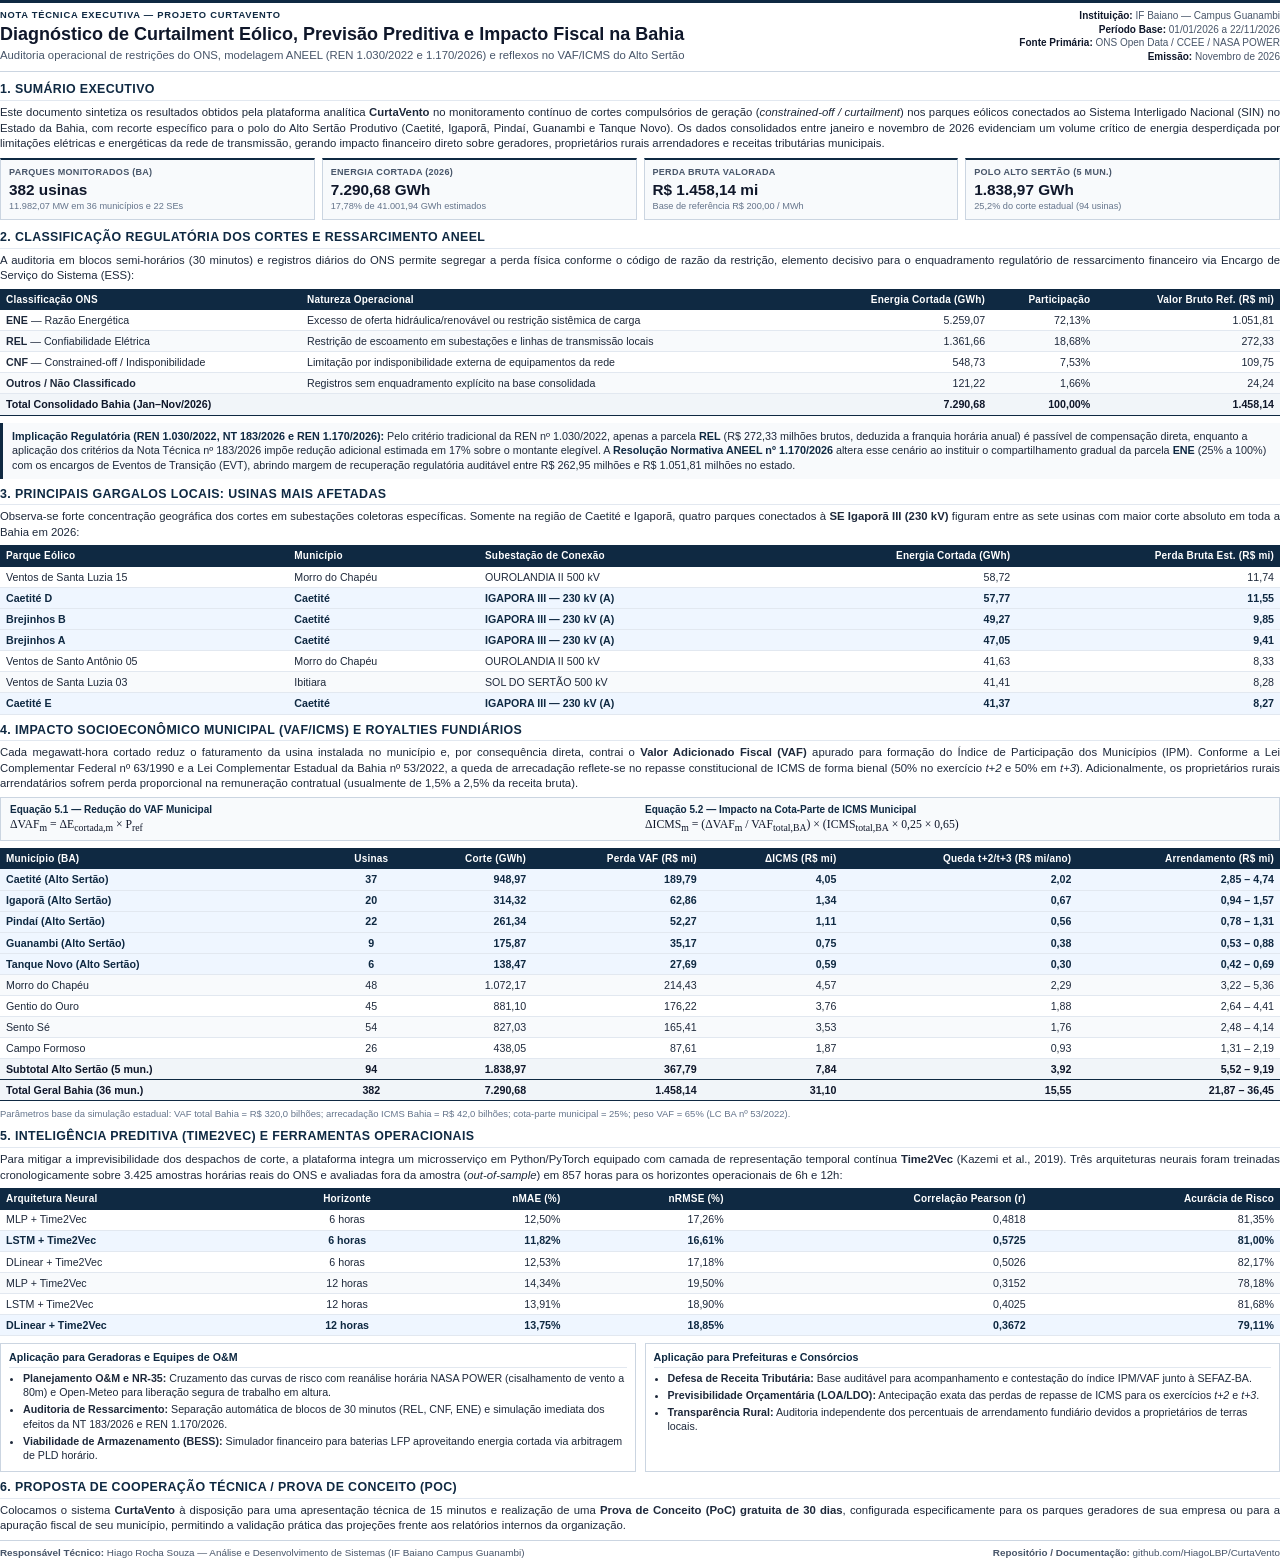
<file: docs/Relatorio_Executivo_CurtaVento_2026.html>
<!DOCTYPE html>
<html lang="pt-BR">
<head>
<meta charset="UTF-8">
<title>Nota Técnica e Relatório Executivo — CurtaVento (2026)</title>
<style>
  @page {
    size: A4;
    margin: 9mm 13mm 9mm 13mm;
  }

  * {
    box-sizing: border-box;
    margin: 0;
    padding: 0;
  }

  body {
    font-family: "Segoe UI", "Liberation Sans", Arial, sans-serif;
    color: #1E293B;
    font-size: 8.5pt;
    line-height: 1.36;
    background: #FFFFFF;
    font-variant-numeric: tabular-nums;
  }

  .page-break {
    page-break-before: always;
  }

  .header {
    border-top: 3.5px solid #0F2942;
    border-bottom: 1px solid #CBD5E1;
    padding: 6px 0 8px 0;
    margin-bottom: 9px;
    display: flex;
    justify-content: space-between;
    align-items: flex-end;
    gap: 14px;
  }

  .header-left {
    flex: 1;
  }

  .doc-tag {
    font-size: 7pt;
    font-weight: 700;
    letter-spacing: 0.08em;
    text-transform: uppercase;
    color: #0F2942;
    margin-bottom: 2px;
  }

  h1 {
    font-size: 13.5pt;
    font-weight: 700;
    color: #0F172A;
    line-height: 1.18;
    margin-bottom: 3px;
  }

  .subtitle {
    font-size: 8.5pt;
    color: #475569;
    font-weight: 400;
  }

  .header-meta {
    text-align: right;
    font-size: 7.5pt;
    color: #475569;
    line-height: 1.35;
    white-space: nowrap;
  }

  .header-meta strong {
    color: #0F172A;
  }

  h2 {
    font-size: 9.3pt;
    font-weight: 700;
    color: #0F2942;
    text-transform: uppercase;
    letter-spacing: 0.03em;
    border-bottom: 1.5px solid #E2E8F0;
    padding-bottom: 2px;
    margin-top: 7px;
    margin-bottom: 4px;
  }

  p {
    margin-bottom: 5px;
    text-align: justify;
  }

  .kpi-grid {
    display: grid;
    grid-template-columns: repeat(4, 1fr);
    gap: 7px;
    margin: 7px 0 9px 0;
  }

  .kpi-card {
    border: 1px solid #CBD5E1;
    border-top: 2.5px solid #0F2942;
    padding: 6px 8px;
    background: #F8FAFC;
    break-inside: avoid;
  }

  .kpi-label {
    font-size: 6.8pt;
    font-weight: 600;
    text-transform: uppercase;
    color: #475569;
    letter-spacing: 0.03em;
    margin-bottom: 2px;
  }

  .kpi-value {
    font-size: 11.5pt;
    font-weight: 700;
    color: #0F172A;
    line-height: 1.15;
    margin-bottom: 2px;
  }

  .kpi-sub {
    font-size: 6.9pt;
    color: #64748B;
  }

  table {
    width: 100%;
    border-collapse: collapse;
    margin: 5px 0 7px 0;
    font-size: 8pt;
    break-inside: avoid;
  }

  th {
    background: #0F2942;
    color: #FFFFFF;
    font-weight: 600;
    text-align: left;
    padding: 4px 6px;
    font-size: 7.5pt;
    letter-spacing: 0.02em;
  }

  td {
    padding: 2.8px 6px;
    border-bottom: 1px solid #E2E8F0;
    color: #1E293B;
  }

  tr:nth-child(even) td {
    background: #F8FAFC;
  }

  tr.highlight td {
    background: #EFF6FF;
    font-weight: 600;
    color: #0F2942;
  }

  tr.total-row td {
    border-top: 1.5px solid #0F2942;
    border-bottom: 1.5px solid #0F2942;
    background: #F1F5F9;
    font-weight: 700;
    color: #0F172A;
  }

  .num {
    text-align: right;
  }

  .center {
    text-align: center;
  }

  .callout {
    border-left: 3px solid #0F2942;
    background: #F8FAFC;
    padding: 6px 9px;
    margin: 6px 0;
    font-size: 8.1pt;
    break-inside: avoid;
  }

  .callout strong {
    color: #0F2942;
  }

  .formula-box {
    border: 1px solid #CBD5E1;
    background: #F8FAFC;
    padding: 5px 9px;
    margin: 5px 0 7px 0;
    font-size: 8pt;
    display: grid;
    grid-template-columns: 1fr 1fr;
    gap: 10px;
    break-inside: avoid;
  }

  .formula-item strong {
    display: block;
    color: #0F2942;
    margin-bottom: 1px;
    font-size: 7.5pt;
  }

  .formula-code {
    font-family: "Cambria Math", "Times New Roman", serif;
    font-size: 8.8pt;
    color: #0F172A;
  }

  .two-col {
    display: grid;
    grid-template-columns: 1fr 1fr;
    gap: 9px;
    margin-top: 5px;
  }

  .box {
    border: 1px solid #CBD5E1;
    padding: 6px 8px;
    break-inside: avoid;
    font-size: 8pt;
  }

  .box-title {
    font-size: 8pt;
    font-weight: 700;
    color: #0F2942;
    margin-bottom: 3px;
    border-bottom: 1px solid #E2E8F0;
    padding-bottom: 2px;
  }

  ul {
    padding-left: 14px;
    margin: 2px 0;
  }

  li {
    margin-bottom: 2.5px;
  }

  .note {
    font-size: 7.1pt;
    color: #64748B;
    margin-top: 1px;
    margin-bottom: 5px;
  }

  .footer {
    margin-top: 6px;
    border-top: 1px solid #CBD5E1;
    padding-top: 5px;
    display: flex;
    justify-content: space-between;
    font-size: 7.4pt;
    color: #475569;
    break-inside: avoid;
  }
</style>
</head>
<body>

  <div class="header">
    <div class="header-left">
      <div class="doc-tag">Nota Técnica Executiva &mdash; Projeto CurtaVento</div>
      <h1>Diagnóstico de Curtailment Eólico, Previsão Preditiva e Impacto Fiscal na Bahia</h1>
      <div class="subtitle">Auditoria operacional de restrições do ONS, modelagem ANEEL (REN 1.030/2022 e 1.170/2026) e reflexos no VAF/ICMS do Alto Sertão</div>
    </div>
    <div class="header-meta">
      <strong>Instituição:</strong> IF Baiano &mdash; Campus Guanambi<br>
      <strong>Período Base:</strong> 01/01/2026 a 22/11/2026<br>
      <strong>Fonte Primária:</strong> ONS Open Data / CCEE / NASA POWER<br>
      <strong>Emissão:</strong> Novembro de 2026
    </div>
  </div>

  <h2>1. Sumário Executivo</h2>
  <p>
    Este documento sintetiza os resultados obtidos pela plataforma analítica <strong>CurtaVento</strong> no monitoramento contínuo de cortes compulsórios de geração (<em>constrained-off / curtailment</em>) nos parques eólicos conectados ao Sistema Interligado Nacional (SIN) no Estado da Bahia, com recorte específico para o polo do Alto Sertão Produtivo (Caetité, Igaporã, Pindaí, Guanambi e Tanque Novo). Os dados consolidados entre janeiro e novembro de 2026 evidenciam um volume crítico de energia desperdiçada por limitações elétricas e energéticas da rede de transmissão, gerando impacto financeiro direto sobre geradores, proprietários rurais arrendadores e receitas tributárias municipais.
  </p>

  <div class="kpi-grid">
    <div class="kpi-card">
      <div class="kpi-label">Parques Monitorados (BA)</div>
      <div class="kpi-value">382 usinas</div>
      <div class="kpi-sub">11.982,07 MW em 36 municípios e 22 SEs</div>
    </div>
    <div class="kpi-card">
      <div class="kpi-label">Energia Cortada (2026)</div>
      <div class="kpi-value">7.290,68 GWh</div>
      <div class="kpi-sub">17,78% de 41.001,94 GWh estimados</div>
    </div>
    <div class="kpi-card">
      <div class="kpi-label">Perda Bruta Valorada</div>
      <div class="kpi-value">R$ 1.458,14 mi</div>
      <div class="kpi-sub">Base de referência R$ 200,00 / MWh</div>
    </div>
    <div class="kpi-card">
      <div class="kpi-label">Polo Alto Sertão (5 mun.)</div>
      <div class="kpi-value">1.838,97 GWh</div>
      <div class="kpi-sub">25,2% do corte estadual (94 usinas)</div>
    </div>
  </div>

  <h2>2. Classificação Regulatória dos Cortes e Ressarcimento ANEEL</h2>
  <p>
    A auditoria em blocos semi-horários (30 minutos) e registros diários do ONS permite segregar a perda física conforme o código de razão da restrição, elemento decisivo para o enquadramento regulatório de ressarcimento financeiro via Encargo de Serviço do Sistema (ESS):
  </p>

  <table>
    <thead>
      <tr>
        <th>Classificação ONS</th>
        <th>Natureza Operacional</th>
        <th class="num">Energia Cortada (GWh)</th>
        <th class="num">Participação</th>
        <th class="num">Valor Bruto Ref. (R$ mi)</th>
      </tr>
    </thead>
    <tbody>
      <tr>
        <td><strong>ENE</strong> &mdash; Razão Energética</td>
        <td>Excesso de oferta hidráulica/renovável ou restrição sistêmica de carga</td>
        <td class="num">5.259,07</td>
        <td class="num">72,13%</td>
        <td class="num">1.051,81</td>
      </tr>
      <tr>
        <td><strong>REL</strong> &mdash; Confiabilidade Elétrica</td>
        <td>Restrição de escoamento em subestações e linhas de transmissão locais</td>
        <td class="num">1.361,66</td>
        <td class="num">18,68%</td>
        <td class="num">272,33</td>
      </tr>
      <tr>
        <td><strong>CNF</strong> &mdash; Constrained-off / Indisponibilidade</td>
        <td>Limitação por indisponibilidade externa de equipamentos da rede</td>
        <td class="num">548,73</td>
        <td class="num">7,53%</td>
        <td class="num">109,75</td>
      </tr>
      <tr>
        <td><strong>Outros / Não Classificado</strong></td>
        <td>Registros sem enquadramento explícito na base consolidada</td>
        <td class="num">121,22</td>
        <td class="num">1,66%</td>
        <td class="num">24,24</td>
      </tr>
      <tr class="total-row">
        <td colspan="2">Total Consolidado Bahia (Jan&ndash;Nov/2026)</td>
        <td class="num">7.290,68</td>
        <td class="num">100,00%</td>
        <td class="num">1.458,14</td>
      </tr>
    </tbody>
  </table>

  <div class="callout">
    <strong>Implicação Regulatória (REN 1.030/2022, NT 183/2026 e REN 1.170/2026):</strong> Pelo critério tradicional da REN nº 1.030/2022, apenas a parcela <strong>REL</strong> (R$ 272,33 milhões brutos, deduzida a franquia horária anual) é passível de compensação direta, enquanto a aplicação dos critérios da Nota Técnica nº 183/2026 impõe redução adicional estimada em 17% sobre o montante elegível. A <strong>Resolução Normativa ANEEL nº 1.170/2026</strong> altera esse cenário ao instituir o compartilhamento gradual da parcela <strong>ENE</strong> (25% a 100%) com os encargos de Eventos de Transição (EVT), abrindo margem de recuperação regulatória auditável entre R$ 262,95 milhões e R$ 1.051,81 milhões no estado.
  </div>

  <h2>3. Principais Gargalos Locais: Usinas Mais Afetadas</h2>
  <p>
    Observa-se forte concentração geográfica dos cortes em subestações coletoras específicas. Somente na região de Caetité e Igaporã, quatro parques conectados à <strong>SE Igaporã III (230 kV)</strong> figuram entre as sete usinas com maior corte absoluto em toda a Bahia em 2026:
  </p>

  <table>
    <thead>
      <tr>
        <th>Parque Eólico</th>
        <th>Município</th>
        <th>Subestação de Conexão</th>
        <th class="num">Energia Cortada (GWh)</th>
        <th class="num">Perda Bruta Est. (R$ mi)</th>
      </tr>
    </thead>
    <tbody>
      <tr>
        <td>Ventos de Santa Luzia 15</td>
        <td>Morro do Chapéu</td>
        <td>OUROLANDIA II 500 kV</td>
        <td class="num">58,72</td>
        <td class="num">11,74</td>
      </tr>
      <tr class="highlight">
        <td>Caetité D</td>
        <td>Caetité</td>
        <td>IGAPORA III &mdash; 230 kV (A)</td>
        <td class="num">57,77</td>
        <td class="num">11,55</td>
      </tr>
      <tr class="highlight">
        <td>Brejinhos B</td>
        <td>Caetité</td>
        <td>IGAPORA III &mdash; 230 kV (A)</td>
        <td class="num">49,27</td>
        <td class="num">9,85</td>
      </tr>
      <tr class="highlight">
        <td>Brejinhos A</td>
        <td>Caetité</td>
        <td>IGAPORA III &mdash; 230 kV (A)</td>
        <td class="num">47,05</td>
        <td class="num">9,41</td>
      </tr>
      <tr>
        <td>Ventos de Santo Antônio 05</td>
        <td>Morro do Chapéu</td>
        <td>OUROLANDIA II 500 kV</td>
        <td class="num">41,63</td>
        <td class="num">8,33</td>
      </tr>
      <tr>
        <td>Ventos de Santa Luzia 03</td>
        <td>Ibitiara</td>
        <td>SOL DO SERTÃO 500 kV</td>
        <td class="num">41,41</td>
        <td class="num">8,28</td>
      </tr>
      <tr class="highlight">
        <td>Caetité E</td>
        <td>Caetité</td>
        <td>IGAPORA III &mdash; 230 kV (A)</td>
        <td class="num">41,37</td>
        <td class="num">8,27</td>
      </tr>
    </tbody>
  </table>

  <div class="page-break"></div>

  <h2>4. Impacto Socioeconômico Municipal (VAF/ICMS) e Royalties Fundiários</h2>
  <p>
    Cada megawatt-hora cortado reduz o faturamento da usina instalada no município e, por consequência direta, contrai o <strong>Valor Adicionado Fiscal (VAF)</strong> apurado para formação do Índice de Participação dos Municípios (IPM). Conforme a Lei Complementar Federal nº 63/1990 e a Lei Complementar Estadual da Bahia nº 53/2022, a queda de arrecadação reflete-se no repasse constitucional de ICMS de forma bienal (50% no exercício <em>t+2</em> e 50% em <em>t+3</em>). Adicionalmente, os proprietários rurais arrendatários sofrem perda proporcional na remuneração contratual (usualmente de 1,5% a 2,5% da receita bruta).
  </p>

  <div class="formula-box">
    <div class="formula-item">
      <strong>Equação 5.1 &mdash; Redução do VAF Municipal</strong>
      <span class="formula-code">&Delta;VAF<sub>m</sub> = &Delta;E<sub>cortada,m</sub> &times; P<sub>ref</sub></span>
    </div>
    <div class="formula-item">
      <strong>Equação 5.2 &mdash; Impacto na Cota-Parte de ICMS Municipal</strong>
      <span class="formula-code">&Delta;ICMS<sub>m</sub> = (&Delta;VAF<sub>m</sub> / VAF<sub>total,BA</sub>) &times; (ICMS<sub>total,BA</sub> &times; 0,25 &times; 0,65)</span>
    </div>
  </div>

  <table>
    <thead>
      <tr>
        <th style="width: 26%;">Município (BA)</th>
        <th class="center">Usinas</th>
        <th class="num">Corte (GWh)</th>
        <th class="num">Perda VAF (R$ mi)</th>
        <th class="num">&Delta;ICMS (R$ mi)</th>
        <th class="num">Queda t+2/t+3 (R$ mi/ano)</th>
        <th class="num">Arrendamento (R$ mi)</th>
      </tr>
    </thead>
    <tbody>
      <tr class="highlight">
        <td>Caetité (Alto Sertão)</td>
        <td class="center">37</td>
        <td class="num">948,97</td>
        <td class="num">189,79</td>
        <td class="num">4,05</td>
        <td class="num">2,02</td>
        <td class="num">2,85 &ndash; 4,74</td>
      </tr>
      <tr class="highlight">
        <td>Igaporã (Alto Sertão)</td>
        <td class="center">20</td>
        <td class="num">314,32</td>
        <td class="num">62,86</td>
        <td class="num">1,34</td>
        <td class="num">0,67</td>
        <td class="num">0,94 &ndash; 1,57</td>
      </tr>
      <tr class="highlight">
        <td>Pindaí (Alto Sertão)</td>
        <td class="center">22</td>
        <td class="num">261,34</td>
        <td class="num">52,27</td>
        <td class="num">1,11</td>
        <td class="num">0,56</td>
        <td class="num">0,78 &ndash; 1,31</td>
      </tr>
      <tr class="highlight">
        <td>Guanambi (Alto Sertão)</td>
        <td class="center">9</td>
        <td class="num">175,87</td>
        <td class="num">35,17</td>
        <td class="num">0,75</td>
        <td class="num">0,38</td>
        <td class="num">0,53 &ndash; 0,88</td>
      </tr>
      <tr class="highlight">
        <td>Tanque Novo (Alto Sertão)</td>
        <td class="center">6</td>
        <td class="num">138,47</td>
        <td class="num">27,69</td>
        <td class="num">0,59</td>
        <td class="num">0,30</td>
        <td class="num">0,42 &ndash; 0,69</td>
      </tr>
      <tr>
        <td>Morro do Chapéu</td>
        <td class="center">48</td>
        <td class="num">1.072,17</td>
        <td class="num">214,43</td>
        <td class="num">4,57</td>
        <td class="num">2,29</td>
        <td class="num">3,22 &ndash; 5,36</td>
      </tr>
      <tr>
        <td>Gentio do Ouro</td>
        <td class="center">45</td>
        <td class="num">881,10</td>
        <td class="num">176,22</td>
        <td class="num">3,76</td>
        <td class="num">1,88</td>
        <td class="num">2,64 &ndash; 4,41</td>
      </tr>
      <tr>
        <td>Sento Sé</td>
        <td class="center">54</td>
        <td class="num">827,03</td>
        <td class="num">165,41</td>
        <td class="num">3,53</td>
        <td class="num">1,76</td>
        <td class="num">2,48 &ndash; 4,14</td>
      </tr>
      <tr>
        <td>Campo Formoso</td>
        <td class="center">26</td>
        <td class="num">438,05</td>
        <td class="num">87,61</td>
        <td class="num">1,87</td>
        <td class="num">0,93</td>
        <td class="num">1,31 &ndash; 2,19</td>
      </tr>
      <tr class="total-row">
        <td>Subtotal Alto Sertão (5 mun.)</td>
        <td class="center">94</td>
        <td class="num">1.838,97</td>
        <td class="num">367,79</td>
        <td class="num">7,84</td>
        <td class="num">3,92</td>
        <td class="num">5,52 &ndash; 9,19</td>
      </tr>
      <tr class="total-row">
        <td>Total Geral Bahia (36 mun.)</td>
        <td class="center">382</td>
        <td class="num">7.290,68</td>
        <td class="num">1.458,14</td>
        <td class="num">31,10</td>
        <td class="num">15,55</td>
        <td class="num">21,87 &ndash; 36,45</td>
      </tr>
    </tbody>
  </table>
  <div class="note">Parâmetros base da simulação estadual: VAF total Bahia = R$ 320,0 bilhões; arrecadação ICMS Bahia = R$ 42,0 bilhões; cota-parte municipal = 25%; peso VAF = 65% (LC BA nº 53/2022).</div>

  <h2>5. Inteligência Preditiva (Time2Vec) e Ferramentas Operacionais</h2>
  <p>
    Para mitigar a imprevisibilidade dos despachos de corte, a plataforma integra um microsserviço em Python/PyTorch equipado com camada de representação temporal contínua <strong>Time2Vec</strong> (Kazemi et al., 2019). Três arquiteturas neurais foram treinadas cronologicamente sobre 3.425 amostras horárias reais do ONS e avaliadas fora da amostra (<em>out-of-sample</em>) em 857 horas para os horizontes operacionais de 6h e 12h:
  </p>

  <table>
    <thead>
      <tr>
        <th>Arquitetura Neural</th>
        <th class="center">Horizonte</th>
        <th class="num">nMAE (%)</th>
        <th class="num">nRMSE (%)</th>
        <th class="num">Correlação Pearson (r)</th>
        <th class="num">Acurácia de Risco</th>
      </tr>
    </thead>
    <tbody>
      <tr>
        <td>MLP + Time2Vec</td>
        <td class="center">6 horas</td>
        <td class="num">12,50%</td>
        <td class="num">17,26%</td>
        <td class="num">0,4818</td>
        <td class="num">81,35%</td>
      </tr>
      <tr class="highlight">
        <td>LSTM + Time2Vec</td>
        <td class="center">6 horas</td>
        <td class="num">11,82%</td>
        <td class="num">16,61%</td>
        <td class="num">0,5725</td>
        <td class="num">81,00%</td>
      </tr>
      <tr>
        <td>DLinear + Time2Vec</td>
        <td class="center">6 horas</td>
        <td class="num">12,53%</td>
        <td class="num">17,18%</td>
        <td class="num">0,5026</td>
        <td class="num">82,17%</td>
      </tr>
      <tr>
        <td>MLP + Time2Vec</td>
        <td class="center">12 horas</td>
        <td class="num">14,34%</td>
        <td class="num">19,50%</td>
        <td class="num">0,3152</td>
        <td class="num">78,18%</td>
      </tr>
      <tr>
        <td>LSTM + Time2Vec</td>
        <td class="center">12 horas</td>
        <td class="num">13,91%</td>
        <td class="num">18,90%</td>
        <td class="num">0,4025</td>
        <td class="num">81,68%</td>
      </tr>
      <tr class="highlight">
        <td>DLinear + Time2Vec</td>
        <td class="center">12 horas</td>
        <td class="num">13,75%</td>
        <td class="num">18,85%</td>
        <td class="num">0,3672</td>
        <td class="num">79,11%</td>
      </tr>
    </tbody>
  </table>

  <div class="two-col">
    <div class="box">
      <div class="box-title">Aplicação para Geradoras e Equipes de O&amp;M</div>
      <ul>
        <li><strong>Planejamento O&amp;M e NR-35:</strong> Cruzamento das curvas de risco com reanálise horária NASA POWER (cisalhamento de vento a 80m) e Open-Meteo para liberação segura de trabalho em altura.</li>
        <li><strong>Auditoria de Ressarcimento:</strong> Separação automática de blocos de 30 minutos (REL, CNF, ENE) e simulação imediata dos efeitos da NT 183/2026 e REN 1.170/2026.</li>
        <li><strong>Viabilidade de Armazenamento (BESS):</strong> Simulador financeiro para baterias LFP aproveitando energia cortada via arbitragem de PLD horário.</li>
      </ul>
    </div>
    <div class="box">
      <div class="box-title">Aplicação para Prefeituras e Consórcios</div>
      <ul>
        <li><strong>Defesa de Receita Tributária:</strong> Base auditável para acompanhamento e contestação do índice IPM/VAF junto à SEFAZ-BA.</li>
        <li><strong>Previsibilidade Orçamentária (LOA/LDO):</strong> Antecipação exata das perdas de repasse de ICMS para os exercícios <em>t+2</em> e <em>t+3</em>.</li>
        <li><strong>Transparência Rural:</strong> Auditoria independente dos percentuais de arrendamento fundiário devidos a proprietários de terras locais.</li>
      </ul>
    </div>
  </div>

  <h2>6. Proposta de Cooperação Técnica / Prova de Conceito (PoC)</h2>
  <p>
    Colocamos o sistema <strong>CurtaVento</strong> à disposição para uma apresentação técnica de 15 minutos e realização de uma <strong>Prova de Conceito (PoC) gratuita de 30 dias</strong>, configurada especificamente para os parques geradores de sua empresa ou para a apuração fiscal de seu município, permitindo a validação prática das projeções frente aos relatórios internos da organização.
  </p>

  <div class="footer">
    <div>
      <strong>Responsável Técnico:</strong> Hiago Rocha Souza &mdash; Análise e Desenvolvimento de Sistemas (IF Baiano Campus Guanambi)
    </div>
    <div>
      <strong>Repositório / Documentação:</strong> github.com/HiagoLBP/CurtaVento
    </div>
  </div>

</body>
</html>
</file>
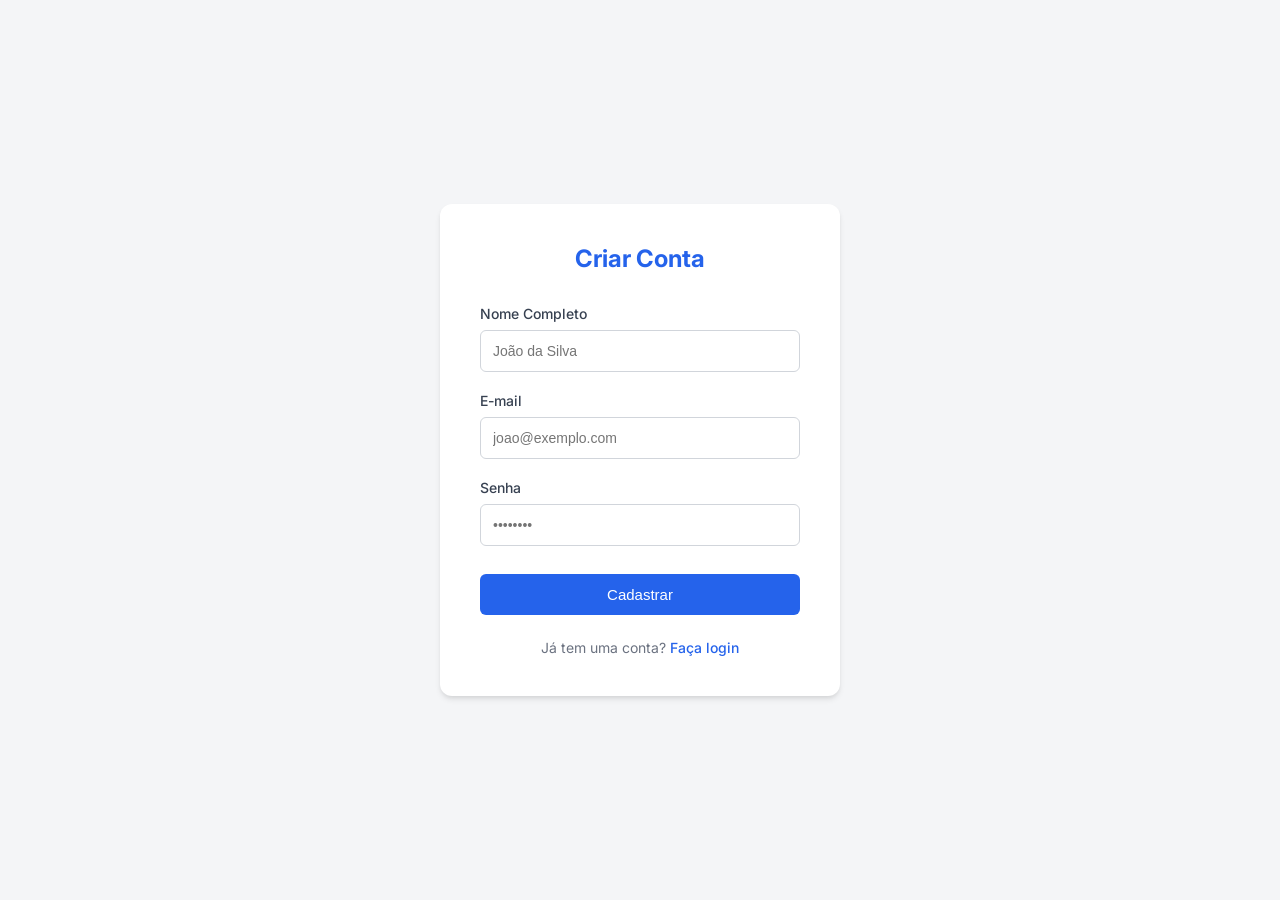
<file: src/main/resources/static/cadastro.html>
<!DOCTYPE html>
<html lang="pt-BR">
<head>
  <meta charset="UTF-8">
  <title>Cadastro - CurtaVento</title>
  <link href="https://fonts.googleapis.com/css2?family=Inter:wght@400;500;600;700&display=swap" rel="stylesheet">
  <style>
    * { box-sizing: border-box; margin: 0; padding: 0; }
    body {
      font-family: 'Inter', sans-serif;
      background-color: #F4F5F7;
      display: flex;
      justify-content: center;
      align-items: center;
      height: 100vh;
      color: #1A1D21;
    }
    .auth-container {
      background: #FFFFFF;
      width: 100%;
      max-width: 400px;
      padding: 2.5rem;
      border-radius: 12px;
      box-shadow: 0 4px 6px -1px rgba(0, 0, 0, 0.1), 0 2px 4px -1px rgba(0, 0, 0, 0.06);
    }
    .logo {
      font-size: 24px;
      font-weight: 700;
      color: #2563EB;
      text-align: center;
      margin-bottom: 2rem;
    }
    .form-group {
      margin-bottom: 1.25rem;
    }
    .form-group label {
      display: block;
      font-size: 14px;
      font-weight: 500;
      margin-bottom: 0.5rem;
      color: #374151;
    }
    .form-group input, .form-group select {
      width: 100%;
      padding: 0.75rem;
      border: 1px solid #D1D5DB;
      border-radius: 6px;
      font-size: 14px;
      background: white;
    }
    .form-group input:focus, .form-group select:focus {
      outline: none;
      border-color: #2563EB;
      box-shadow: 0 0 0 3px rgba(37,99,235,0.1);
    }
    .btn {
      width: 100%;
      padding: 0.75rem;
      background-color: #2563EB;
      color: white;
      border: none;
      border-radius: 6px;
      font-size: 15px;
      font-weight: 500;
      cursor: pointer;
      margin-top: 0.5rem;
    }
    .btn:hover { background-color: #1D4ED8; }
    .status-msg {
      font-size: 13px;
      margin-top: -0.5rem;
      margin-bottom: 1rem;
      display: none;
      text-align: center;
    }
    .success { color: #10B981; }
    .error { color: #DC2626; }
    .footer-link {
      text-align: center;
      margin-top: 1.5rem;
      font-size: 14px;
      color: #6B7280;
    }
    .footer-link a { color: #2563EB; text-decoration: none; font-weight: 500; }
  </style>
</head>
<body>

<div class="auth-container">
  <div class="logo">Criar Conta</div>
  
  <form id="cadastroForm">
    <div class="form-group">
      <label for="nome">Nome Completo</label>
      <input type="text" id="nome" required placeholder="João da Silva">
    </div>
    <div class="form-group">
      <label for="email">E-mail</label>
      <input type="email" id="email" required placeholder="joao@exemplo.com">
    </div>
    <div class="form-group">
      <label for="senha">Senha</label>
      <input type="password" id="senha" required placeholder="••••••••">
    </div>
    
    <div class="status-msg error" id="errorMsg">Erro ao criar conta. Tente novamente.</div>
    <div class="status-msg success" id="successMsg">Conta criada! Redirecionando...</div>

    <button type="submit" class="btn">Cadastrar</button>
  </form>

  <div class="footer-link">
    Já tem uma conta? <a href="login.html">Faça login</a>
  </div>
</div>

<script>
  document.getElementById('cadastroForm').addEventListener('submit', async (e) => {
    e.preventDefault();
    const nome = document.getElementById('nome').value;
    const email = document.getElementById('email').value;
    const senha = document.getElementById('senha').value;
    
    const errorMsg = document.getElementById('errorMsg');
    const successMsg = document.getElementById('successMsg');
    errorMsg.style.display = 'none';
    successMsg.style.display = 'none';
    
    try {
      const res = await fetch('/api/usuarios', {
        method: 'POST',
        headers: { 'Content-Type': 'application/json' },
        body: JSON.stringify({ nome, email, senha, perfil: "ADMIN" })
      });
      
      if (res.ok) {
        successMsg.style.display = 'block';
        setTimeout(() => {
          window.location.href = '/login.html';
        }, 1500);
      } else {
        errorMsg.style.display = 'block';
      }
    } catch (err) {
      errorMsg.style.display = 'block';
    }
  });
</script>

</body>
</html>
</file>
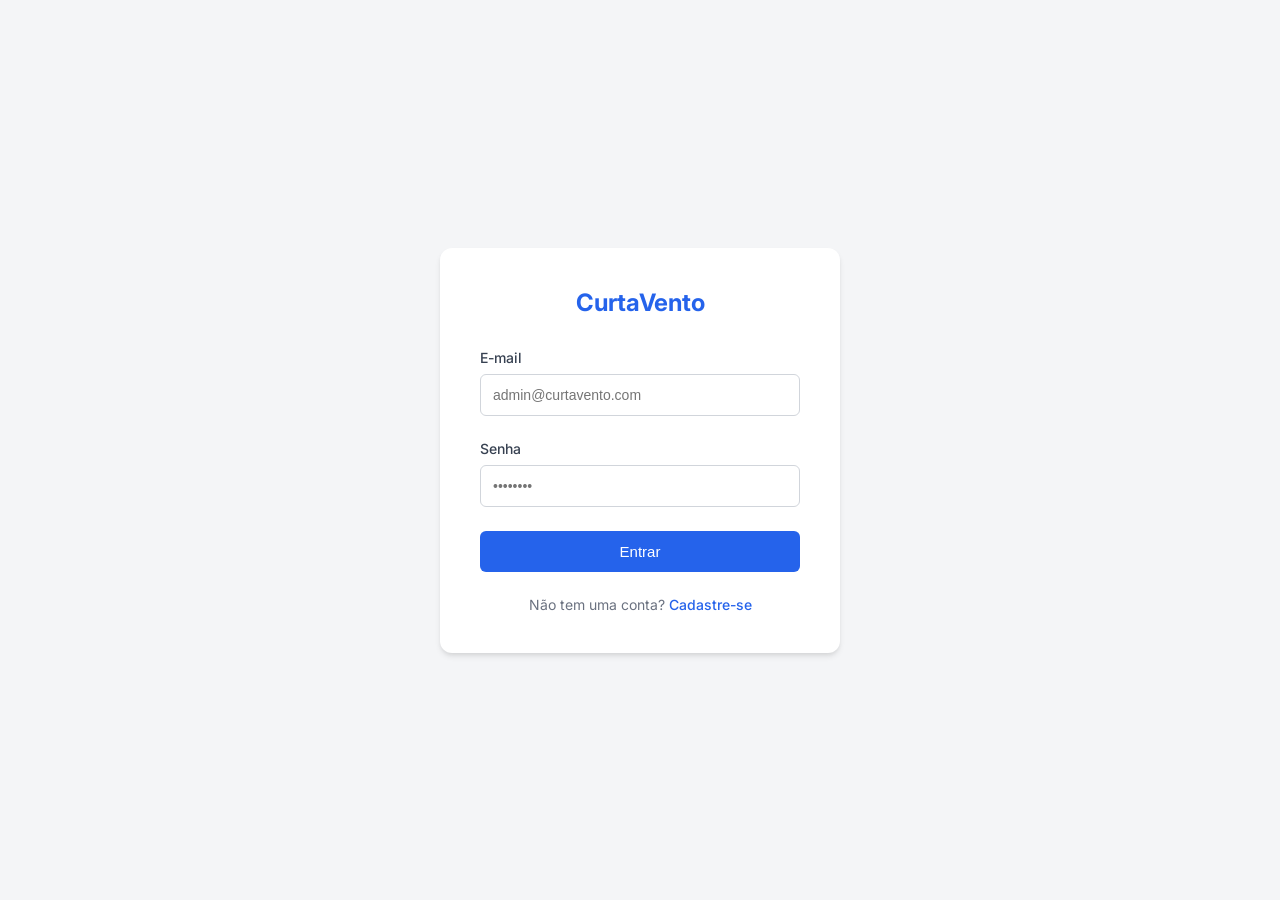
<file: src/main/resources/static/login.html>
<!DOCTYPE html>
<html lang="pt-BR">
<head>
  <meta charset="UTF-8">
  <title>Login - CurtaVento</title>
  <link href="https://fonts.googleapis.com/css2?family=Inter:wght@400;500;600;700&display=swap" rel="stylesheet">
  <style>
    * { box-sizing: border-box; margin: 0; padding: 0; }
    body {
      font-family: 'Inter', sans-serif;
      background-color: #F4F5F7;
      display: flex;
      justify-content: center;
      align-items: center;
      height: 100vh;
      color: #1A1D21;
    }
    .auth-container {
      background: #FFFFFF;
      width: 100%;
      max-width: 400px;
      padding: 2.5rem;
      border-radius: 12px;
      box-shadow: 0 4px 6px -1px rgba(0, 0, 0, 0.1), 0 2px 4px -1px rgba(0, 0, 0, 0.06);
    }
    .logo {
      font-size: 24px;
      font-weight: 700;
      color: #2563EB;
      text-align: center;
      margin-bottom: 2rem;
    }
    .form-group {
      margin-bottom: 1.5rem;
    }
    .form-group label {
      display: block;
      font-size: 14px;
      font-weight: 500;
      margin-bottom: 0.5rem;
      color: #374151;
    }
    .form-group input {
      width: 100%;
      padding: 0.75rem;
      border: 1px solid #D1D5DB;
      border-radius: 6px;
      font-size: 14px;
      transition: border-color 0.15s;
    }
    .form-group input:focus {
      outline: none;
      border-color: #2563EB;
      box-shadow: 0 0 0 3px rgba(37,99,235,0.1);
    }
    .btn {
      width: 100%;
      padding: 0.75rem;
      background-color: #2563EB;
      color: white;
      border: none;
      border-radius: 6px;
      font-size: 15px;
      font-weight: 500;
      cursor: pointer;
      transition: background-color 0.15s;
    }
    .btn:hover { background-color: #1D4ED8; }
    .error-msg {
      color: #DC2626;
      font-size: 13px;
      margin-top: -1rem;
      margin-bottom: 1rem;
      display: none;
      text-align: center;
    }
    .footer-link {
      text-align: center;
      margin-top: 1.5rem;
      font-size: 14px;
      color: #6B7280;
    }
    .footer-link a {
      color: #2563EB;
      text-decoration: none;
      font-weight: 500;
    }
    .footer-link a:hover { text-decoration: underline; }
  </style>
</head>
<body>

<div class="auth-container">
  <div class="logo">CurtaVento</div>
  
  <form id="loginForm">
    <div class="form-group">
      <label for="email">E-mail</label>
      <input type="email" id="email" required placeholder="admin@curtavento.com">
    </div>
    
    <div class="form-group">
      <label for="senha">Senha</label>
      <input type="password" id="senha" required placeholder="••••••••">
    </div>

    <div class="error-msg" id="errorMsg">E-mail ou senha incorretos.</div>

    <button type="submit" class="btn">Entrar</button>
  </form>

  <div class="footer-link">
    Não tem uma conta? <a href="cadastro.html">Cadastre-se</a>
  </div>
</div>

<script>
  document.getElementById('loginForm').addEventListener('submit', async (e) => {
    e.preventDefault();
    const email = document.getElementById('email').value;
    const senha = document.getElementById('senha').value;
    const errorMsg = document.getElementById('errorMsg');
    
    errorMsg.style.display = 'none';
    
    try {
      const res = await fetch('/api/auth/login', {
        method: 'POST',
        headers: { 'Content-Type': 'application/json' },
        body: JSON.stringify({ email, senha })
      });
      
      if (res.ok) {
        const data = await res.json();
        localStorage.setItem('jwt_token', data.token);
        window.location.href = '/index.html';
      } else {
        errorMsg.style.display = 'block';
      }
    } catch (err) {
      errorMsg.textContent = 'Erro de conexão com o servidor.';
      errorMsg.style.display = 'block';
    }
  });
</script>

</body>
</html>
</file>
